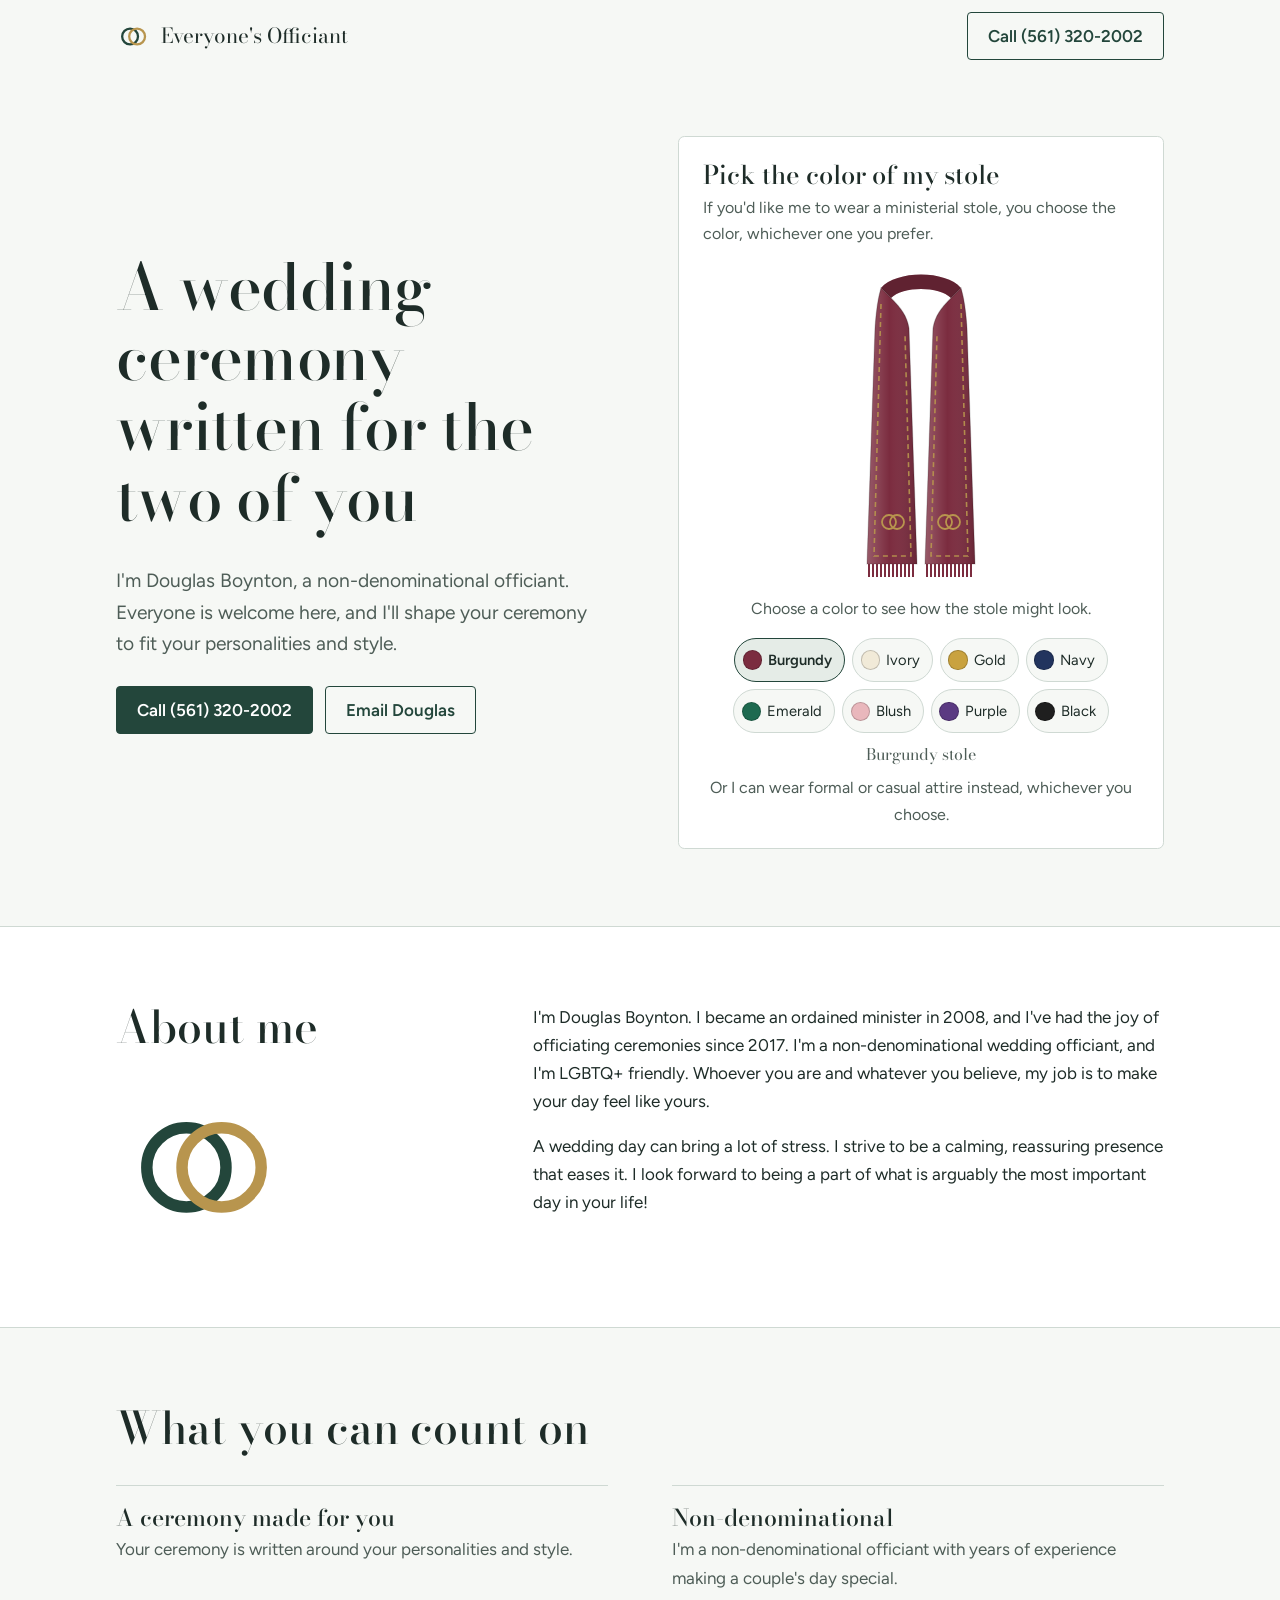
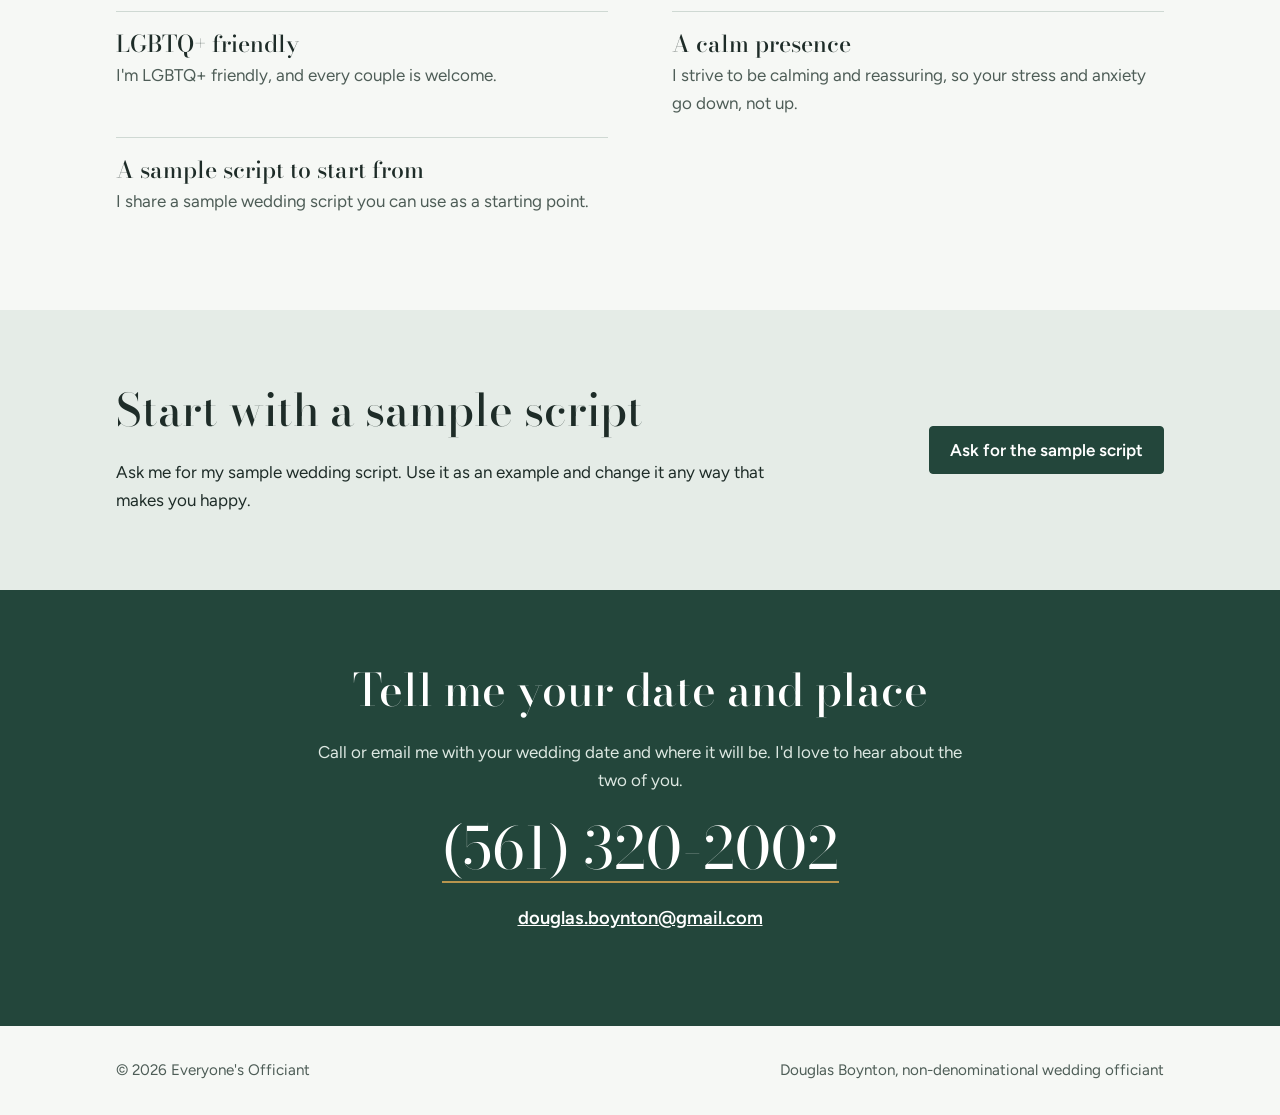
<file: index.html>
<!doctype html>
<html lang="en">
<head>
<meta charset="utf-8">
<meta name="viewport" content="width=device-width, initial-scale=1">
<title>Everyone&#x27;s Officiant: non-denominational weddings</title>
<meta name="description" content="Douglas Boynton is a non-denominational, LGBTQ+ friendly wedding officiant who shapes a custom ceremony to fit each couple. Call or email with your date.">
<link rel="canonical" href="https://www.everyonesofficiant.com/">
<meta property="og:type" content="website">
<meta property="og:url" content="https://www.everyonesofficiant.com/">
<meta property="og:title" content="Everyone&#x27;s Officiant: non-denominational weddings">
<meta property="og:description" content="Douglas Boynton is a non-denominational, LGBTQ+ friendly wedding officiant who shapes a custom ceremony to fit each couple. Call or email with your date.">
<meta property="og:image" content="https://www.everyonesofficiant.com/og.png">
<meta property="og:image:width" content="1200">
<meta property="og:image:height" content="630">
<meta name="twitter:card" content="summary_large_image">
<meta name="theme-color" content="#23463B">
<link rel="icon" href="/favicon.svg" type="image/svg+xml">
<link rel="apple-touch-icon" href="/apple-touch-icon.png">
<link rel="preconnect" href="https://fonts.googleapis.com">
<link rel="preconnect" href="https://fonts.gstatic.com" crossorigin>
<link rel="stylesheet" href="https://fonts.googleapis.com/css2?family=Bodoni+Moda:opsz,wght@6..96,500;6..96,600&amp;family=Figtree:wght@400;600;700&amp;display=swap">
<link rel="stylesheet" href="/style.css">
<script type="application/ld+json">{"@context": "https://schema.org", "@type": "Organization", "name": "Everyone's Officiant", "url": "https://www.everyonesofficiant.com/", "telephone": "+1-561-320-2002", "founder": {"@type": "Person", "name": "Douglas Boynton"}, "description": "Douglas Boynton is a non-denominational, LGBTQ+ friendly wedding officiant who shapes a custom ceremony to fit each couple. Call or email with your date."}</script>
</head>
<body>
<a class="skip" href="#main">Skip to main content</a>
<header class="site-head"><div class="wrap"><a class="brand" href="/"><svg viewBox="0 0 40 40" aria-hidden="true" focusable="false"><circle cx="16" cy="21" r="9" fill="none" stroke="#23463B" stroke-width="2.6"/><circle cx="24" cy="21" r="9" fill="none" stroke="#B8954E" stroke-width="2.6"/></svg><span>Everyone's Officiant</span></a><a class="btn btn-line" href="tel:+15613202002">Call (561) 320-2002</a></div></header>
<main id="main">
<section class="hero" aria-labelledby="hero-title"><div class="wrap"><div>
<h1 id="hero-title">A wedding ceremony written for the two of you</h1><p class="lede">I&#x27;m Douglas Boynton, a non-denominational officiant. Everyone is welcome here, and I&#x27;ll shape your ceremony to fit your personalities and style.</p>
<div class="actions"><a class="btn btn-solid" href="tel:+15613202002">Call (561) 320-2002</a><a class="btn btn-line js-email" data-u="douglas.boynton" data-d="gmail.com" data-s="Our wedding date and place" href="#contact">Email Douglas</a></div></div>
<section class="stole-panel" id="stole-panel" aria-labelledby="stole-title"><h2 id="stole-title">Pick the color of my stole</h2><p>If you&#x27;d like me to wear a ministerial stole, you choose the color, whichever one you prefer.</p><svg class="stole-fig" viewBox="0 0 240 320" role="img" aria-labelledby="stole-svg-title"><title id="stole-svg-title">An officiant's stole in burgundy</title><defs><linearGradient id="sheen" x1="0" x2="1" y1="0" y2="0"><stop offset="0" stop-color="#ffffff" stop-opacity=".22"/><stop offset=".45" stop-color="#ffffff" stop-opacity="0"/><stop offset="1" stop-color="#000000" stop-opacity=".16"/></linearGradient></defs><path class="stole" d="M80 24 C95 6 145 6 160 24 L150 34 C138 22 102 22 90 34 Z"/><path d="M80 24 C95 6 145 6 160 24 L150 34 C138 22 102 22 90 34 Z" fill="#000000" opacity=".22"/><path class="stole" d="M80 24 L90 34 C100 44 106 52 108 64 L116 300 L66 300 L74 64 C75 48 77 34 80 24 Z"/><path class="stole" d="M160 24 L150 34 C140 44 134 52 132 64 L124 300 L174 300 L166 64 C165 48 163 34 160 24 Z"/><path d="M80 24 L90 34 C100 44 106 52 108 64 L116 300 L66 300 L74 64 C75 48 77 34 80 24 Z" fill="url(#sheen)"/><path d="M160 24 L150 34 C140 44 134 52 132 64 L124 300 L174 300 L166 64 C165 48 163 34 160 24 Z" fill="url(#sheen)"/><path class="stitch" d="M80 40 L73 292 L110 292 L104 70"/><path class="stitch" d="M160 40 L167 292 L130 292 L136 70"/><g fill="none" stroke="#B8954E" stroke-width="1.8"><circle cx="88" cy="258" r="7"/><circle cx="96" cy="258" r="7"/><circle cx="144" cy="258" r="7"/><circle cx="152" cy="258" r="7"/></g><path class="stole-edge" d="M80 24 L90 34 C100 44 106 52 108 64 L116 300 L66 300 L74 64 C75 48 77 34 80 24 Z"/><path class="stole-edge" d="M160 24 L150 34 C140 44 134 52 132 64 L124 300 L174 300 L166 64 C165 48 163 34 160 24 Z"/><line class="fringe" x1="68" y1="300" x2="68" y2="313"/><line class="fringe" x1="72" y1="300" x2="72" y2="313"/><line class="fringe" x1="76" y1="300" x2="76" y2="313"/><line class="fringe" x1="80" y1="300" x2="80" y2="313"/><line class="fringe" x1="84" y1="300" x2="84" y2="313"/><line class="fringe" x1="88" y1="300" x2="88" y2="313"/><line class="fringe" x1="92" y1="300" x2="92" y2="313"/><line class="fringe" x1="96" y1="300" x2="96" y2="313"/><line class="fringe" x1="100" y1="300" x2="100" y2="313"/><line class="fringe" x1="104" y1="300" x2="104" y2="313"/><line class="fringe" x1="108" y1="300" x2="108" y2="313"/><line class="fringe" x1="112" y1="300" x2="112" y2="313"/><line class="fringe" x1="126" y1="300" x2="126" y2="313"/><line class="fringe" x1="130" y1="300" x2="130" y2="313"/><line class="fringe" x1="134" y1="300" x2="134" y2="313"/><line class="fringe" x1="138" y1="300" x2="138" y2="313"/><line class="fringe" x1="142" y1="300" x2="142" y2="313"/><line class="fringe" x1="146" y1="300" x2="146" y2="313"/><line class="fringe" x1="150" y1="300" x2="150" y2="313"/><line class="fringe" x1="154" y1="300" x2="154" y2="313"/><line class="fringe" x1="158" y1="300" x2="158" y2="313"/><line class="fringe" x1="162" y1="300" x2="162" y2="313"/><line class="fringe" x1="166" y1="300" x2="166" y2="313"/><line class="fringe" x1="170" y1="300" x2="170" y2="313"/></svg>
<p class="hint" id="stole-hint">Choose a color to see how the stole might look.</p><ul class="swatches" aria-describedby="stole-hint"><li><button class="swatch" type="button" aria-pressed="true" data-color="#7B2C3F" data-name="Burgundy"><i style="background:#7B2C3F"></i>Burgundy</button></li><li><button class="swatch" type="button" aria-pressed="false" data-color="#F1EAD8" data-name="Ivory"><i style="background:#F1EAD8"></i>Ivory</button></li><li><button class="swatch" type="button" aria-pressed="false" data-color="#C9A23F" data-name="Gold"><i style="background:#C9A23F"></i>Gold</button></li><li><button class="swatch" type="button" aria-pressed="false" data-color="#22345E" data-name="Navy"><i style="background:#22345E"></i>Navy</button></li><li><button class="swatch" type="button" aria-pressed="false" data-color="#1E6A50" data-name="Emerald"><i style="background:#1E6A50"></i>Emerald</button></li><li><button class="swatch" type="button" aria-pressed="false" data-color="#E9B7BC" data-name="Blush"><i style="background:#E9B7BC"></i>Blush</button></li><li><button class="swatch" type="button" aria-pressed="false" data-color="#5B3A82" data-name="Purple"><i style="background:#5B3A82"></i>Purple</button></li><li><button class="swatch" type="button" aria-pressed="false" data-color="#1F1F1F" data-name="Black"><i style="background:#1F1F1F"></i>Black</button></li></ul>
<p class="choice" id="stole-choice" aria-live="polite">Burgundy stole</p><p class="attire">Or I can wear formal or casual attire instead, whichever you choose.</p></section></div></section>
<section class="band about" id="about" aria-labelledby="about-title"><div class="wrap"><div><h2 id="about-title">About me</h2><div class="rings"><svg viewBox="0 0 40 40" aria-hidden="true" focusable="false"><circle cx="16" cy="21" r="9" fill="none" stroke="#23463B" stroke-width="2.6"/><circle cx="24" cy="21" r="9" fill="none" stroke="#B8954E" stroke-width="2.6"/></svg></div></div><div><p>I&#x27;m Douglas Boynton. I became an ordained minister in 2008, and I&#x27;ve had the joy of officiating ceremonies since 2017. I&#x27;m a non-denominational wedding officiant, and I&#x27;m LGBTQ+ friendly. Whoever you are and whatever you believe, my job is to make your day feel like yours.</p><p>A wedding day can bring a lot of stress. I strive to be a calming, reassuring presence that eases it. I look forward to being a part of what is arguably the most important day in your life!</p></div></div></section>
<section class="band" id="promises" aria-labelledby="promises-title"><div class="wrap"><h2 id="promises-title">What you can count on</h2><ul class="promises"><li><h3>A ceremony made for you</h3><p>Your ceremony is written around your personalities and style.</p></li><li><h3>Non-denominational</h3><p>I&#x27;m a non-denominational officiant with years of experience making a couple&#x27;s day special.</p></li><li><h3>LGBTQ+ friendly</h3><p>I&#x27;m LGBTQ+ friendly, and every couple is welcome.</p></li><li><h3>A calm presence</h3><p>I strive to be calming and reassuring, so your stress and anxiety go down, not up.</p></li><li><h3>A sample script to start from</h3><p>I share a sample wedding script you can use as a starting point.</p></li></ul></div></section>
<section class="band script" aria-labelledby="script-title"><div class="wrap"><div><h2 id="script-title">Start with a sample script</h2><p>Ask me for my sample wedding script. Use it as an example and change it any way that makes you happy.</p></div><a class="btn btn-solid js-email" data-u="douglas.boynton" data-d="gmail.com" data-s="Sample wedding script, please" href="#contact">Ask for the sample script</a></div></section>
<section class="band contact" id="contact" aria-labelledby="contact-title"><div class="wrap"><h2 id="contact-title">Tell me your date and place</h2><p>Call or email me with your wedding date and where it will be. I&#x27;d love to hear about the two of you.</p>
<a class="phone" href="tel:+15613202002">(561) 320-2002</a><p><a class="email js-email" data-show data-u="douglas.boynton" data-d="gmail.com" data-s="Our wedding date and place" href="#contact">Email Douglas</a></p>
<noscript><p>Email: douglas.boynton at gmail dot com</p></noscript></div></section>
</main>
<footer class="site-foot"><div class="wrap"><span>&copy; 2026 Everyone's Officiant</span><span>Douglas Boynton, non-denominational wedding officiant</span></div></footer>
<script>document.querySelectorAll('.js-email').forEach(function(a){var m=a.getAttribute('data-u')+'@'+a.getAttribute('data-d');var s=a.getAttribute('data-s');a.href='mailto:'+m+(s?'?subject='+encodeURIComponent(s):'');if(a.hasAttribute('data-show')){a.textContent=m;}});</script>
<script>(function(){var p=document.getElementById('stole-panel');if(!p)return;var t=document.getElementById('stole-svg-title'),o=document.getElementById('stole-choice'),b=p.querySelectorAll('.swatch');b.forEach(function(x){x.addEventListener('click',function(){b.forEach(function(y){y.setAttribute('aria-pressed','false');});x.setAttribute('aria-pressed','true');p.style.setProperty('--stole',x.getAttribute('data-color'));var n=x.getAttribute('data-name');t.textContent='An officiant\'s stole in '+n.toLowerCase();o.textContent=n+' stole';});});})();</script>
</body>
</html>
</file>
<file: style.css>
*,*::before,*::after{box-sizing:border-box}
html{-webkit-text-size-adjust:100%;text-size-adjust:100%}
body{margin:0;overflow-wrap:break-word}
img,svg{display:block;max-width:100%;height:auto}
a{color:inherit}
:focus-visible{outline:3px solid var(--focus,#1a5fb4);outline-offset:3px;border-radius:3px}
.skip{position:absolute;left:-9999px;top:0;padding:.75rem 1rem;background:#fff;color:#000;z-index:20;font-weight:700}
.skip:focus{left:1rem;top:1rem}
.visually-hidden{position:absolute!important;width:1px;height:1px;padding:0;margin:-1px;overflow:hidden;clip:rect(0 0 0 0);white-space:nowrap;border:0}
.wrap{width:100%;max-width:var(--wrap,70rem);margin:0 auto;padding:0 1.25rem}
.show-sm{display:none}
@media (max-width:620px){.hide-sm{display:none!important}.show-sm{display:inline!important}}
@media (prefers-reduced-motion:reduce){*,*::before,*::after{animation-duration:.01ms!important;animation-iteration-count:1!important;transition-duration:.01ms!important;scroll-behavior:auto!important}}

/* Everyone's Officiant: evergreen ink on cool white, Bodoni Moda display, the stole picker is the one bold element. */
:root{--ink:#1E2C28;--paper:#F6F8F5;--evergreen:#23463B;--evergreen-dark:#163126;--gild:#B8954E;--mist:#E5ECE7;--rule:#CFD9D3;--mute:#4E5D57;--stole:#7B2C3F;--focus:#23463B;
--display:"Bodoni Moda",Didot,"Bodoni 72",Georgia,serif;--sans:"Figtree",system-ui,-apple-system,"Segoe UI",sans-serif;--wrap:68rem}
body{font-family:var(--sans);font-size:1.0625rem;line-height:1.65;color:var(--ink);background:var(--paper)}
h1,h2,h3{font-family:var(--display);font-weight:500;line-height:1.1;margin:0 0 .5em}
p{margin:0 0 1em;max-width:60ch}
a{color:var(--evergreen)}
.site-head .wrap{display:flex;align-items:center;justify-content:space-between;gap:1rem;min-height:4.5rem}
.brand{display:flex;align-items:center;gap:.6rem;font-family:var(--display);font-size:1.3rem;text-decoration:none;color:var(--ink)}
.brand svg{width:2.2rem;height:2.2rem}
.btn{display:inline-flex;align-items:center;justify-content:center;font-weight:600;text-decoration:none;border-radius:.25rem;padding:.8rem 1.25rem;border:1.5px solid var(--evergreen);min-height:2.85rem;line-height:1.2}
.btn-solid{background:var(--evergreen);color:#fff}
.btn-solid:hover{background:var(--evergreen-dark);border-color:var(--evergreen-dark);color:#fff}
.btn-line{color:var(--evergreen);background:transparent}
.btn-line:hover{background:var(--mist)}
.hero{padding:clamp(2rem,5vw,4rem) 0 clamp(3rem,6vw,5rem)}
.hero .wrap{display:grid;grid-template-columns:minmax(0,1fr) minmax(0,1fr);gap:clamp(2rem,6vw,5rem);align-items:center}
.hero .name{font-family:var(--display);font-size:1.15rem;color:var(--mute);margin-bottom:.75rem}
.hero h1{font-size:clamp(2.4rem,5.4vw,4rem);letter-spacing:-.01em}
.hero .lede{font-size:1.2rem;color:var(--mute)}
.actions{display:flex;flex-wrap:wrap;gap:.75rem;margin-top:1.6rem}
.stole-panel{background:#fff;border:1px solid var(--rule);border-radius:.4rem;padding:1.5rem 1.5rem 1.25rem}
.stole-panel h2{font-size:1.6rem;margin-bottom:.35rem}
.stole-panel p{font-size:1rem;color:var(--mute)}
.stole-fig{margin:0 auto;max-width:15rem}
.stole{fill:var(--stole)}
.stole-edge{fill:none;stroke:rgba(0,0,0,.18);stroke-width:1.2}
.stitch{fill:none;stroke:var(--gild);stroke-width:1.6;stroke-dasharray:5 4;opacity:.9}
.fringe{stroke:var(--stole);stroke-width:2}
.swatches{display:flex;flex-wrap:wrap;gap:.45rem;justify-content:center;margin:1rem 0 .5rem;padding:0;list-style:none}
.hint{text-align:center;font-size:.95rem;margin:.75rem auto 0}
.swatch{display:flex;align-items:center;gap:.4rem;font:inherit;font-size:.92rem;color:var(--ink);background:var(--paper);border:1.5px solid var(--rule);border-radius:999px;padding:.35rem .75rem .35rem .45rem;cursor:pointer;min-height:2.75rem}
.swatch i{width:1.2rem;height:1.2rem;border-radius:50%;border:1px solid rgba(0,0,0,.2)}
.swatch[aria-pressed="true"]{border-color:var(--evergreen);background:var(--mist);font-weight:600}
.swatch:hover{border-color:var(--evergreen)}
.choice{text-align:center;font-family:var(--display);font-size:1.15rem;min-height:1.6em;margin:.25rem 0 0}
.attire{font-size:.98rem;color:var(--mute);text-align:center;margin:.5rem auto 0}
.band{padding:clamp(2.75rem,6vw,4.75rem) 0}
.band h2{font-size:clamp(1.9rem,3.6vw,2.8rem)}
.about{background:#fff;border-block:1px solid var(--rule)}
.about .wrap{display:grid;grid-template-columns:minmax(0,.7fr) minmax(0,1.3fr);gap:clamp(2rem,6vw,5rem);align-items:start}
.rings{max-width:11rem;margin-top:.5rem}
.promises{list-style:none;margin:2rem 0 0;padding:0;display:grid;grid-template-columns:repeat(2,minmax(0,1fr));column-gap:clamp(2rem,5vw,4rem)}
.promises li{padding:1.2rem 0;border-top:1px solid var(--rule)}
.promises h3{font-size:1.45rem;margin-bottom:.3rem}
.promises p{margin:0;color:var(--mute)}
.script{background:var(--mist)}
.script .wrap{display:flex;flex-wrap:wrap;align-items:center;justify-content:space-between;gap:1.5rem}
.script p{margin:0}
.contact{background:var(--evergreen);color:#fff;text-align:center}
.contact h2{color:#fff}
.contact p{color:#DDE8E2;margin-inline:auto}
.contact .phone{display:inline-block;font-family:var(--display);font-size:clamp(2.2rem,6vw,3.6rem);color:#fff;text-decoration:none;border-bottom:2px solid var(--gild);margin:.25rem 0 1.25rem;line-height:1.15}
.contact .phone:hover{border-bottom-color:#fff}
.contact .email{color:#fff;font-weight:600;font-size:1.15rem}
.contact :focus-visible{outline-color:#fff}
.site-foot{padding:2rem 0;color:var(--mute);font-size:.95rem}
.site-foot .wrap{display:flex;flex-wrap:wrap;justify-content:space-between;gap:.75rem}
.notfound{padding:clamp(3rem,10vw,7rem) 0;text-align:center}
.notfound p{margin-inline:auto}
@media (max-width:880px){.hero .wrap,.about .wrap{grid-template-columns:1fr}.promises{grid-template-columns:1fr}}
@media (max-width:520px){.site-head .btn{display:none}}
</file>
